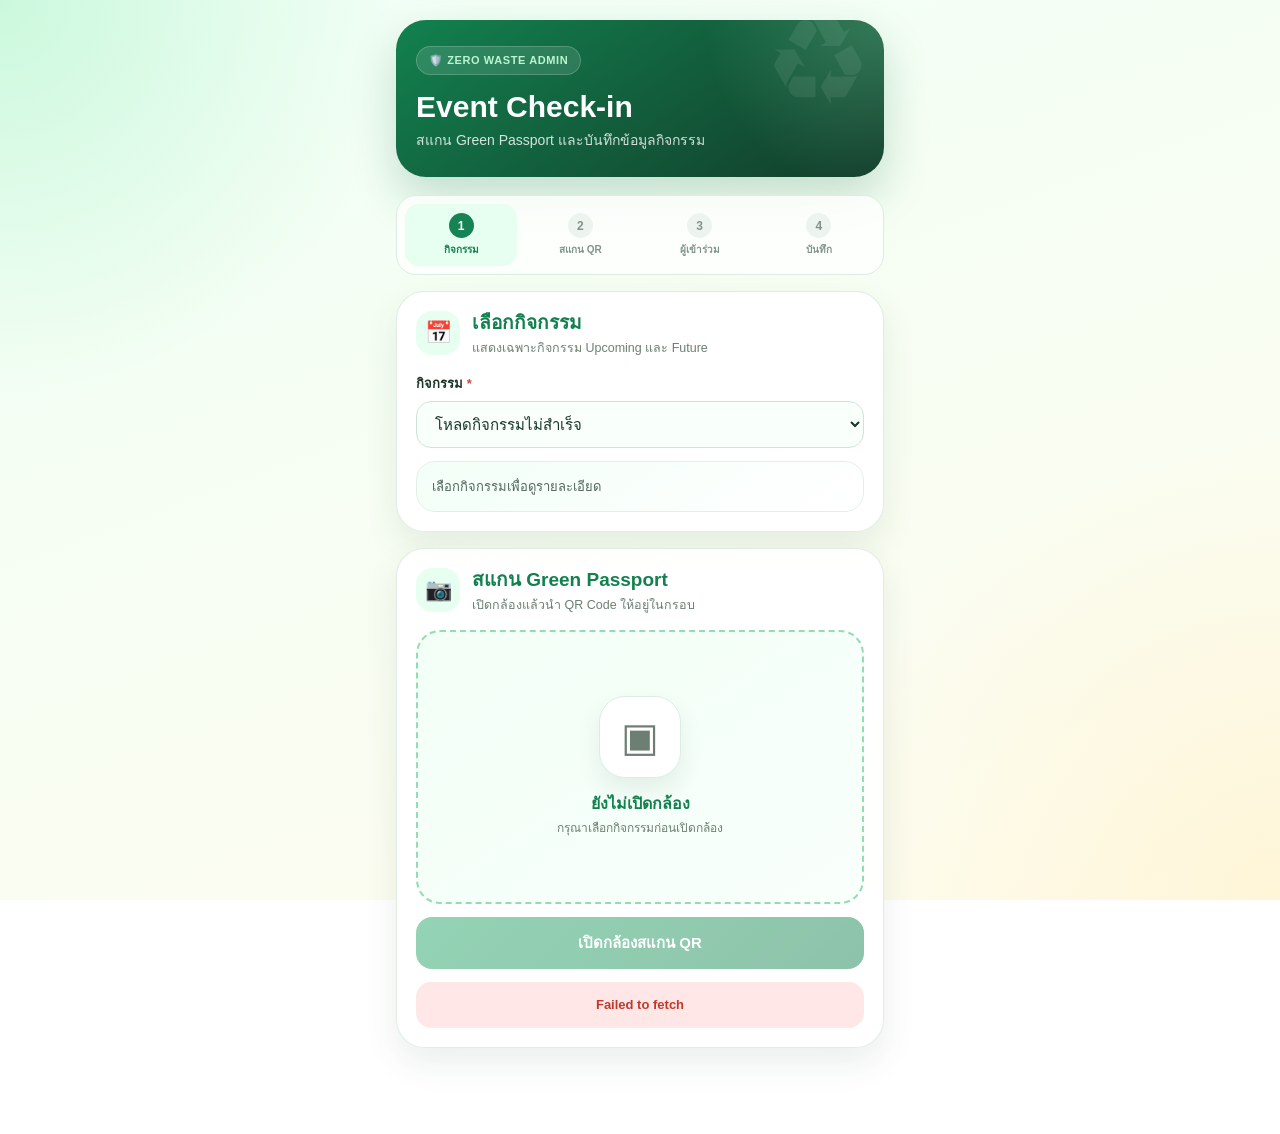
<file: admin.html>
<!DOCTYPE html>
<html lang="th">
<head>
  <meta charset="UTF-8">

  <meta
    name="viewport"
    content="width=device-width, initial-scale=1.0"
  >

  <title>Zero Waste Admin</title>

  <style>
    * {
      box-sizing: border-box;
    }

    :root {
      --green-900: #123c2a;
      --green-800: #126c45;
      --green-700: #12814f;
      --green-600: #168354;
      --green-500: #20a464;
      --green-300: #8de0b2;
      --green-100: #e7fff0;
      --green-050: #f5fcf8;

      --text-main: #193528;
      --text-soft: #6c7f72;
      --border: #dcece2;
      --white: #ffffff;
      --danger: #c0392b;
      --danger-bg: #ffe7e7;
      --info: #1767a6;
      --info-bg: #eaf4ff;
    }

    html {
      min-height: 100%;
    }

    body {
      min-height: 100vh;
      margin: 0;

      font-family:
        "IBM Plex Sans Thai",
        "Noto Sans Thai",
        Tahoma,
        Arial,
        sans-serif;

      color: var(--text-main);

      background:
        radial-gradient(
          circle at top left,
          rgba(86, 228, 143, 0.24),
          transparent 26%
        ),
        radial-gradient(
          circle at bottom right,
          rgba(255, 218, 120, 0.2),
          transparent 30%
        ),
        linear-gradient(
          160deg,
          #f0fff6 0%,
          #fffcef 100%
        );

      background-attachment: fixed;
    }

    button,
    input,
    select,
    textarea {
      font: inherit;
    }

    button {
      -webkit-tap-highlight-color: transparent;
    }

    .hidden {
      display: none !important;
    }

    /* =========================
       Main Layout
    ========================= */

    .admin-app {
      width: 100%;
      max-width: 520px;
      min-height: 100vh;
      margin: 0 auto;
      padding: 20px 16px 70px;
    }

    /* =========================
       Header
    ========================= */

    .admin-header {
      position: relative;
      overflow: hidden;

      margin-bottom: 18px;
      padding: 26px 20px;

      border-radius: 30px;

      color: var(--white);

      background:
        radial-gradient(
          circle at top right,
          rgba(141, 224, 178, 0.28),
          transparent 35%
        ),
        linear-gradient(
          145deg,
          var(--green-700),
          var(--green-900)
        );

      box-shadow:
        0 20px 45px rgba(18, 108, 69, 0.22);
    }

    .admin-header::after {
      content: "♻";
      position: absolute;
      top: -18px;
      right: 12px;

      color: rgba(255, 255, 255, 0.08);
      font-size: 120px;
      line-height: 1;
      pointer-events: none;
    }

    .admin-header-content {
      position: relative;
      z-index: 1;
    }

    .admin-badge {
      display: inline-flex;
      align-items: center;
      gap: 7px;

      padding: 7px 12px;
      border: 1px solid rgba(255, 255, 255, 0.18);
      border-radius: 999px;

      background: rgba(255, 255, 255, 0.12);

      color: #b9f6d1;
      font-size: 11px;
      font-weight: 800;
      letter-spacing: 0.6px;
    }

    .admin-header h1 {
      margin: 14px 0 5px;

      color: var(--white);
      font-size: 30px;
      line-height: 1.2;
    }

    .admin-header p {
      max-width: 350px;
      margin: 0;

      color: rgba(255, 255, 255, 0.82);
      font-size: 14px;
      line-height: 1.5;
    }

    /* =========================
       Progress Steps
    ========================= */

    .admin-progress {
      display: grid;
      grid-template-columns: repeat(4, 1fr);
      gap: 7px;

      margin: 0 0 16px;
      padding: 8px;

      border: 1px solid var(--border);
      border-radius: 20px;

      background: rgba(255, 255, 255, 0.78);
      backdrop-filter: blur(12px);
    }

    .progress-item {
      min-width: 0;
      padding: 9px 4px;
      border-radius: 14px;

      color: #82948a;
      text-align: center;
    }

    .progress-item.active {
      background: var(--green-100);
      color: var(--green-700);
    }

    .progress-number {
      width: 25px;
      height: 25px;
      margin: 0 auto 4px;

      display: flex;
      align-items: center;
      justify-content: center;

      border-radius: 50%;

      background: #edf4ef;

      font-size: 12px;
      font-weight: 900;
    }

    .progress-item.active .progress-number {
      background: var(--green-600);
      color: var(--white);
    }

    .progress-label {
      display: block;

      overflow: hidden;
      text-overflow: ellipsis;
      white-space: nowrap;

      font-size: 10px;
      font-weight: 700;
    }

    /* =========================
       Cards
    ========================= */

    .admin-card {
      margin-bottom: 16px;
      padding: 19px;

      border: 1px solid rgba(220, 236, 226, 0.9);
      border-radius: 28px;

      background: rgba(255, 255, 255, 0.94);
      backdrop-filter: blur(12px);

      box-shadow:
        0 15px 34px rgba(28, 80, 52, 0.09);
    }

    .card-heading {
      display: flex;
      align-items: flex-start;
      gap: 12px;

      margin-bottom: 16px;
    }

    .step-icon {
      width: 44px;
      height: 44px;
      flex-shrink: 0;

      display: flex;
      align-items: center;
      justify-content: center;

      border-radius: 16px;

      background: var(--green-100);

      font-size: 22px;
    }

    .card-heading-text {
      min-width: 0;
    }

    .card-heading h2 {
      margin: 0 0 3px;

      color: var(--green-700);
      font-size: 19px;
      line-height: 1.3;
    }

    .card-heading p {
      margin: 0;

      color: var(--text-soft);
      font-size: 12.5px;
      line-height: 1.45;
    }

    /* =========================
       Forms
    ========================= */

    .admin-label {
      display: block;
      margin: 14px 0 7px;

      color: var(--text-main);
      font-size: 13px;
      font-weight: 700;
    }

    .required {
      color: #d0463b;
    }

    .admin-select,
    .admin-input,
    .admin-textarea {
      width: 100%;

      padding: 13px 14px;

      border: 1px solid #cfe4d8;
      border-radius: 15px;

      background: #f9fffb;
      color: var(--text-main);

      font-size: 15px;
      outline: none;

      transition:
        border-color 0.18s ease,
        box-shadow 0.18s ease;
    }

    .admin-select:focus,
    .admin-input:focus,
    .admin-textarea:focus {
      border-color: var(--green-500);

      box-shadow:
        0 0 0 4px rgba(32, 164, 100, 0.1);
    }

    .admin-textarea {
      min-height: 88px;
      resize: vertical;
    }

    .admin-form-grid {
      display: grid;
      grid-template-columns: 1fr 1fr;
      gap: 11px;
    }

    .input-with-unit {
      display: flex;
      align-items: center;
      overflow: hidden;

      border: 1px solid #cfe4d8;
      border-radius: 15px;

      background: #f9fffb;

      transition:
        border-color 0.18s ease,
        box-shadow 0.18s ease;
    }

    .input-with-unit:focus-within {
      border-color: var(--green-500);

      box-shadow:
        0 0 0 4px rgba(32, 164, 100, 0.1);
    }

    .input-with-unit input {
      width: 100%;
      min-width: 0;
      padding: 13px 14px;

      border: 0;
      background: transparent;
      color: var(--text-main);

      outline: none;
    }

    .input-unit {
      padding: 0 13px;

      color: var(--text-soft);
      font-size: 12px;
      font-weight: 700;
      white-space: nowrap;
    }

    /* =========================
       Event Detail
    ========================= */

    .event-detail {
      position: relative;

      margin-top: 13px;
      padding: 15px;

      border: 1px solid #e1f0e7;
      border-radius: 19px;

      background:
        linear-gradient(
          145deg,
          #f2fff7,
          #ffffff
        );

      color: #52665b;
      font-size: 13px;
      line-height: 1.5;
    }

    .event-detail strong {
      display: block;
      margin-bottom: 6px;

      color: var(--green-700);
      font-size: 17px;
    }

    .event-detail span {
      display: block;
      margin-top: 3px;
    }

    .event-status {
      display: inline-flex !important;
      width: max-content;

      margin-top: 9px !important;
      padding: 5px 10px;

      border-radius: 999px;

      background: var(--green-100);
      color: var(--green-600);

      font-size: 11px;
      font-weight: 800;
    }

    /* =========================
       Scanner
    ========================= */

    .scanner-shell {
      position: relative;
      min-height: 270px;

      overflow: hidden;

      border: 2px dashed #94dcb2;
      border-radius: 24px;

      background:
        linear-gradient(
          145deg,
          #f2fff7,
          #f9fffb
        );
    }

    #qrReader {
      width: 100%;
      overflow: hidden;
      border-radius: 22px;
    }

    #qrReader video {
      width: 100% !important;
      border-radius: 20px;
    }

    .scanner-placeholder {
      min-height: 270px;

      display: flex;
      flex-direction: column;
      align-items: center;
      justify-content: center;

      padding: 26px;

      color: var(--text-soft);
      text-align: center;
    }

    .scanner-visual {
      width: 82px;
      height: 82px;
      margin-bottom: 13px;

      display: flex;
      align-items: center;
      justify-content: center;

      border: 1px solid #dceee4;
      border-radius: 26px;

      background: var(--white);

      font-size: 40px;

      box-shadow:
        0 12px 25px rgba(28, 80, 52, 0.09);
    }

    .scanner-placeholder strong {
      display: block;
      margin-bottom: 4px;

      color: var(--green-700);
      font-size: 16px;
    }

    .scanner-placeholder span {
      font-size: 12px;
      line-height: 1.45;
    }

    /* =========================
       Buttons
    ========================= */

    .admin-button {
      width: 100%;
      margin-top: 13px;
      padding: 14px 16px;

      border: 0;
      border-radius: 16px;

      background:
        linear-gradient(
          135deg,
          var(--green-500),
          var(--green-700)
        );

      color: var(--white);

      font-size: 15px;
      font-weight: 800;
      cursor: pointer;

      box-shadow:
        0 12px 24px rgba(32, 164, 100, 0.2);

      transition:
        transform 0.15s ease,
        opacity 0.15s ease;
    }

    .admin-button:active {
      transform: scale(0.98);
    }

    .admin-button.secondary {
      background: var(--green-100);
      color: var(--green-600);
      box-shadow: none;
    }

    .admin-button.danger {
      background: var(--danger-bg);
      color: var(--danger);
      box-shadow: none;
    }

    .admin-button:disabled {
      opacity: 0.48;
      cursor: not-allowed;
      box-shadow: none;
    }

    .button-grid {
      display: grid;
      grid-template-columns: 1fr 1fr;
      gap: 10px;
    }

    /* =========================
       User Result
    ========================= */

    .user-result {
      position: relative;

      overflow: hidden;

      padding: 20px 16px;

      border: 1px solid #dceee4;
      border-radius: 23px;

      background:
        radial-gradient(
          circle at top right,
          rgba(86, 228, 143, 0.23),
          transparent 32%
        ),
        linear-gradient(
          145deg,
          #f2fff7,
          #ffffff
        );

      text-align: center;
    }

    .user-avatar {
      width: 74px;
      height: 74px;
      margin: 0 auto 11px;

      display: flex;
      align-items: center;
      justify-content: center;

      border-radius: 25px;

      background:
        linear-gradient(
          145deg,
          var(--green-500),
          var(--green-700)
        );

      color: var(--white);
      font-size: 38px;

      box-shadow:
        0 13px 25px rgba(18, 108, 69, 0.19);
    }

    .user-result h3 {
      margin: 0 0 9px;

      color: var(--green-700);
      font-size: 21px;
      line-height: 1.3;
    }

    .user-meta {
      display: grid;
      gap: 7px;

      margin-top: 13px;
    }

    .user-meta-row {
      display: flex;
      justify-content: space-between;
      align-items: center;
      gap: 10px;

      padding: 9px 11px;

      border-radius: 13px;

      background: rgba(255, 255, 255, 0.82);

      color: var(--text-soft);
      font-size: 12.5px;
      text-align: left;
    }

    .user-meta-row strong {
      color: var(--text-main);
      text-align: right;
    }

    .score-highlight {
      color: var(--green-600) !important;
      font-size: 17px;
    }

    /* =========================
       Messages
    ========================= */

    .system-message {
      margin-top: 13px;
      padding: 13px;

      border-radius: 15px;

      font-size: 13px;
      font-weight: 700;
      line-height: 1.5;
      text-align: center;
    }

    .system-message.success {
      background: var(--green-100);
      color: var(--green-600);
    }

    .system-message.error {
      background: var(--danger-bg);
      color: var(--danger);
    }

    .system-message.info {
      background: var(--info-bg);
      color: var(--info);
    }

    /* =========================
       Responsive
    ========================= */

    @media (max-width: 390px) {
      .admin-form-grid,
      .button-grid {
        grid-template-columns: 1fr;
      }

      .admin-app {
        padding-left: 12px;
        padding-right: 12px;
      }

      .admin-header {
        padding: 24px 18px;
      }

      .admin-header h1 {
        font-size: 27px;
      }

      .progress-label {
        font-size: 9px;
      }
    }
  </style>
</head>

<body>

  <main class="admin-app">

    <!-- HEADER -->
    <header class="admin-header">
      <div class="admin-header-content">

        <div class="admin-badge">
          🛡️ ZERO WASTE ADMIN
        </div>

        <h1>Event Check-in</h1>

        <p>
          สแกน Green Passport และบันทึกข้อมูลกิจกรรม
        </p>

      </div>
    </header>


    <!-- PROGRESS -->
    <div class="admin-progress">

      <div
        id="progressEvent"
        class="progress-item active"
      >
        <div class="progress-number">1</div>
        <span class="progress-label">กิจกรรม</span>
      </div>

      <div
        id="progressScan"
        class="progress-item"
      >
        <div class="progress-number">2</div>
        <span class="progress-label">สแกน QR</span>
      </div>

      <div
        id="progressUser"
        class="progress-item"
      >
        <div class="progress-number">3</div>
        <span class="progress-label">ผู้เข้าร่วม</span>
      </div>

      <div
        id="progressTransaction"
        class="progress-item"
      >
        <div class="progress-number">4</div>
        <span class="progress-label">บันทึก</span>
      </div>

    </div>


    <!-- STEP 1 -->
    <section class="admin-card">

      <div class="card-heading">
        <div class="step-icon">📅</div>

        <div class="card-heading-text">
          <h2>เลือกกิจกรรม</h2>

          <p>
            แสดงเฉพาะกิจกรรม Upcoming และ Future
          </p>
        </div>
      </div>

      <label
        for="eventSelect"
        class="admin-label"
      >
        กิจกรรม <span class="required">*</span>
      </label>

      <select
        id="eventSelect"
        class="admin-select"
      >
        <option value="">
          กำลังโหลดกิจกรรม...
        </option>
      </select>

      <div
        id="eventDetail"
        class="event-detail"
      >
        เลือกกิจกรรมเพื่อดูรายละเอียด
      </div>

    </section>


    <!-- STEP 2 -->
    <section class="admin-card">

      <div class="card-heading">
        <div class="step-icon">📷</div>

        <div class="card-heading-text">
          <h2>สแกน Green Passport</h2>

          <p>
            เปิดกล้องแล้วนำ QR Code ให้อยู่ในกรอบ
          </p>
        </div>
      </div>

      <div class="scanner-shell">

        <div id="qrReader"></div>

        <div
          id="scannerPlaceholder"
          class="scanner-placeholder"
        >
          <div class="scanner-visual">▣</div>

          <strong>ยังไม่เปิดกล้อง</strong>

          <span>
            กรุณาเลือกกิจกรรมก่อนเปิดกล้องสแกน QR
          </span>
        </div>

      </div>

      <button
        id="startScannerButton"
        class="admin-button"
        type="button"
        disabled
      >
        เปิดกล้องสแกน QR
      </button>

      <button
        id="stopScannerButton"
        class="admin-button secondary hidden"
        type="button"
      >
        ปิดกล้อง
      </button>

      <div
        id="systemMessage"
        class="system-message hidden"
      ></div>

    </section>


    <!-- STEP 3 -->
    <section
      id="userResultCard"
      class="admin-card hidden"
    >

      <div class="card-heading">
        <div class="step-icon">👤</div>

        <div class="card-heading-text">
          <h2>ข้อมูลผู้เข้าร่วม</h2>

          <p>
            ตรวจสอบข้อมูลเจ้าของ Green Passport
          </p>
        </div>
      </div>

      <div class="user-result">

        <div class="user-avatar">🌱</div>

        <h3 id="scannedUserName">-</h3>

        <div class="user-meta">

          <div class="user-meta-row">
            <span>รหัสพนักงาน</span>
            <strong id="scannedEmployeeId">-</strong>
          </div>

          <div class="user-meta-row">
            <span>หน่วยงาน</span>
            <strong id="scannedDivision">-</strong>
          </div>

          <div class="user-meta-row">
            <span>Green Score</span>

            <strong
              id="scannedGreenScore"
              class="score-highlight"
            >
              0
            </strong>
          </div>

        </div>

      </div>

    </section>


    <!-- STEP 4 -->
    <section
      id="transactionCard"
      class="admin-card hidden"
    >

      <div class="card-heading">
        <div class="step-icon">📝</div>

        <div class="card-heading-text">
          <h2>บันทึกรายการ</h2>

          <p>
            กรอกข้อมูลที่เกี่ยวข้องและเพิ่มคะแนน
          </p>
        </div>
      </div>

      <label
        for="wasteType"
        class="admin-label"
      >
        ประเภทวัสดุ
      </label>

      <select
        id="wasteType"
        class="admin-select"
      >
        <option value="">เลือกประเภทวัสดุ</option>
        <option value="paper">กระดาษ</option>
        <option value="plastic">พลาสติก</option>
        <option value="metal">โลหะ / กระป๋อง</option>
        <option value="glass">แก้ว</option>
        <option value="usedOil">น้ำมันใช้แล้ว</option>
        <option value="energyWaste">ขยะพลังงาน</option>
        <option value="electronic">ขยะอิเล็กทรอนิกส์</option>
        <option value="other">อื่น ๆ</option>
      </select>


      <div class="admin-form-grid">

        <div>
          <label
            for="weightKg"
            class="admin-label"
          >
            น้ำหนัก
          </label>

          <div class="input-with-unit">
            <input
              id="weightKg"
              type="number"
              min="0"
              step="0.01"
              placeholder="0.00"
            >

            <span class="input-unit">kg</span>
          </div>
        </div>


        <div>
          <label
            for="amountBaht"
            class="admin-label"
          >
            เงินที่ได้รับ
          </label>

          <div class="input-with-unit">
            <input
              id="amountBaht"
              type="number"
              min="0"
              step="0.01"
              placeholder="0.00"
            >

            <span class="input-unit">บาท</span>
          </div>
        </div>

      </div>


      <label
        for="checkinPoints"
        class="admin-label"
      >
        คะแนนที่ได้รับ
        <span class="required">*</span>
      </label>

      <div class="input-with-unit">
        <input
          id="checkinPoints"
          type="number"
          min="0"
          step="1"
          placeholder="0"
        >

        <span class="input-unit">points</span>
      </div>


      <label
        for="transactionNote"
        class="admin-label"
      >
        หมายเหตุ
      </label>

      <textarea
        id="transactionNote"
        class="admin-textarea"
        rows="3"
        placeholder="รายละเอียดเพิ่มเติม ถ้ามี"
      ></textarea>


      <button
        id="confirmTransactionButton"
        class="admin-button"
        type="button"
      >
        ยืนยันและเพิ่มคะแนน
      </button>

      <button
        id="resetTransactionButton"
        class="admin-button secondary"
        type="button"
      >
        ล้างข้อมูลและสแกนใหม่
      </button>

      <div
        id="transactionMessage"
        class="system-message hidden"
      ></div>

    </section>

  </main>

  <!-- API Configuration -->
  <script src="config.js"></script>

  <!-- Admin Logic -->
  <script src="admin.js"></script>

</body>
</html>
</file>
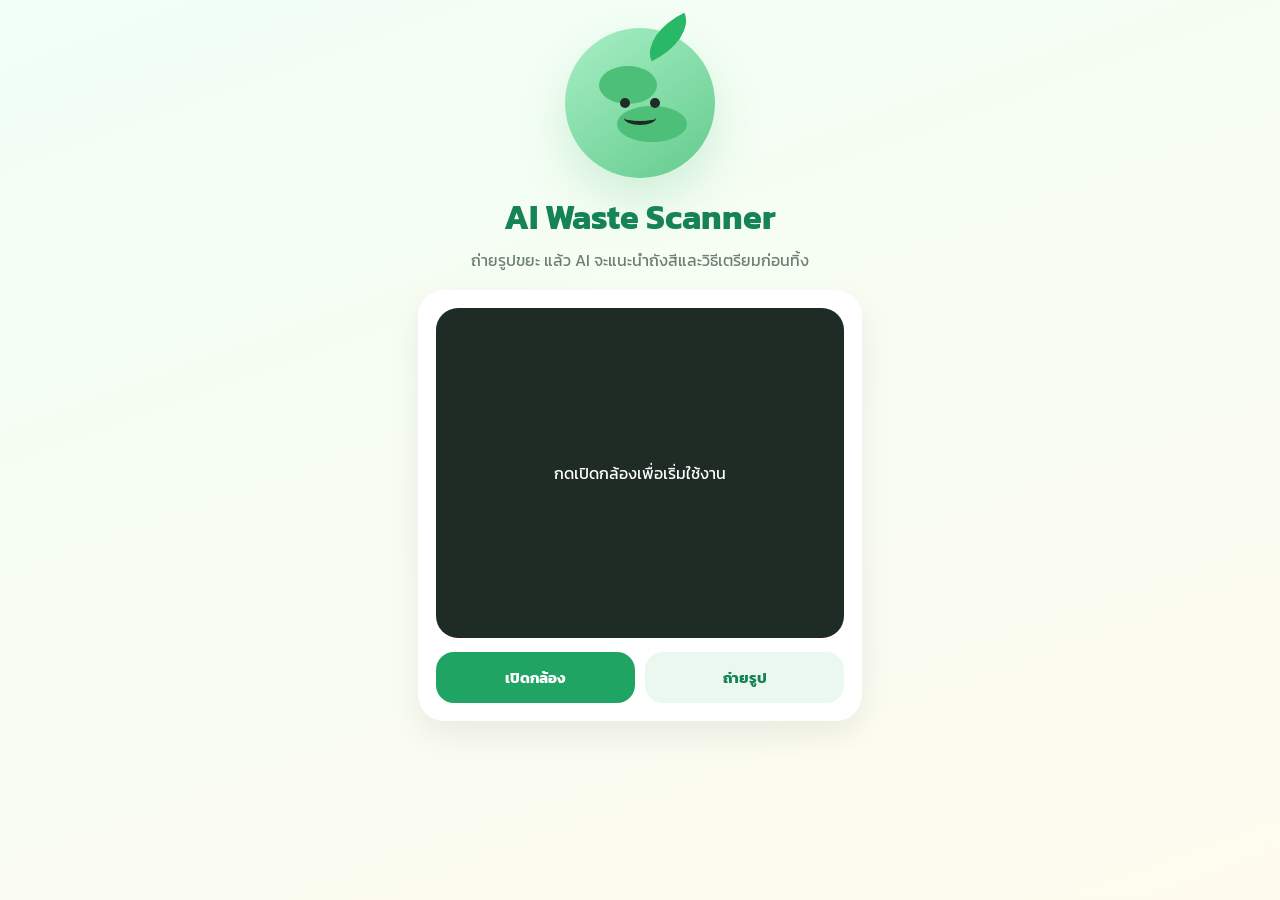
<file: Untitled-1.html>
<!DOCTYPE html>
<html lang="th">
<head>
<meta charset="UTF-8">
<meta name="viewport" content="width=device-width, initial-scale=1.0">
<title>AI Waste Scanner</title>

<link href="https://fonts.googleapis.com/css2?family=Kanit:wght@300;400;500;600;700;800&display=swap" rel="stylesheet">

<style>
*{box-sizing:border-box}

body{
  margin:0;
  font-family:"Kanit",sans-serif;
  background:linear-gradient(160deg,#F1FFF6,#FFFBEF);
  color:#1F2C25;
}

.app{
  max-width:480px;
  margin:auto;
  min-height:100vh;
  padding:18px;
}

.header{
  text-align:center;
  margin-bottom:18px;
}

.logo{
  width:150px;
  height:150px;
  margin:10px auto 14px;
  border-radius:50%;
  background:linear-gradient(145deg,#A8EFC5,#63CB8D);
  position:relative;
  box-shadow:0 22px 48px rgba(55,181,110,.2);
}

.logo::before{
  content:"";
  position:absolute;
  width:50px;
  height:30px;
  background:#28B866;
  border-radius:100% 0 100% 0;
  right:22px;
  top:-6px;
  transform:rotate(-25deg);
}

.eye{
  position:absolute;
  width:10px;
  height:10px;
  background:#1F2C25;
  border-radius:50%;
  top:70px;
}

.eye.left{left:55px}
.eye.right{right:55px}

.mouth{
  position:absolute;
  width:32px;
  height:14px;
  border-bottom:4px solid #1F2C25;
  border-radius:50%;
  left:59px;
  top:83px;
}

.land1,.land2{
  position:absolute;
  background:#4DBF79;
  border-radius:50%;
}

.land1{
  width:58px;
  height:38px;
  top:38px;
  left:34px;
}

.land2{
  width:70px;
  height:36px;
  bottom:36px;
  right:28px;
}

h1{
  margin:0;
  font-size:34px;
  color:#168354;
}

p{
  color:#6C7F72;
  margin:6px 0;
}

.card{
  background:white;
  border-radius:26px;
  padding:18px;
  margin-bottom:16px;
  box-shadow:0 14px 34px rgba(0,0,0,.07);
}

.camera-box{
  width:100%;
  height:330px;
  background:#1F2C25;
  border-radius:22px;
  overflow:hidden;
  position:relative;
  display:flex;
  align-items:center;
  justify-content:center;
  color:white;
}

video{
  width:100%;
  height:100%;
  object-fit:cover;
}

#cameraText{
  position:absolute;
  text-align:center;
}

canvas{display:none}

.preview{
  width:100%;
  border-radius:20px;
  margin-top:12px;
}

button{
  width:100%;
  border:0;
  border-radius:18px;
  padding:14px;
  background:#20A464;
  color:white;
  font-family:"Kanit";
  font-size:15px;
  font-weight:700;
  cursor:pointer;
}

button.secondary{
  background:#EAF8F0;
  color:#168354;
}

button.danger{
  background:#FFE7E7;
  color:#C0392B;
}

.button-row{
  display:grid;
  grid-template-columns:1fr 1fr;
  gap:10px;
  margin-top:14px;
}

.hidden{display:none!important}

.result-box{
  background:#F0FFF6;
  border-radius:22px;
  padding:18px;
  text-align:center;
  margin-bottom:16px;
}

.result-box h2{
  color:#168354;
  margin:6px 0;
}

select{
  width:100%;
  padding:14px;
  border-radius:16px;
  border:1px solid #DDE9E1;
  font-family:"Kanit";
  margin:10px 0 12px;
}

.bin-box{
  border-radius:24px;
  padding:20px;
  text-align:center;
  margin-bottom:16px;
}

.bin-yellow{
  background:#FFF3B8;
  color:#5F4600;
}

.bin-red{
  background:#FFE1E1;
  color:#B32626;
}

.bin-white{
  background:white;
  color:#1F2C25;
  border:2px solid #DDE9E1;
}

.bin-blue{
  background:#E2F1FF;
  color:#1767A6;
}

ul{
  padding-left:22px;
}

li{
  margin-bottom:8px;
}

.loading{
  animation:pulse 1.3s infinite;
}

@keyframes pulse{
  0%,100%{opacity:1}
  50%{opacity:.45}
}

.small{
  font-size:13px;
  color:#7B8B82;
}
</style>
</head>

<body>

<div class="app">

  <div class="header">
    <div class="logo">
      <div class="land1"></div>
      <div class="land2"></div>
      <div class="eye left"></div>
      <div class="eye right"></div>
      <div class="mouth"></div>
    </div>

    <h1>AI Waste Scanner</h1>
    <p>ถ่ายรูปขยะ แล้ว AI จะแนะนำถังสีและวิธีเตรียมก่อนทิ้ง</p>
  </div>

  <section class="card">
    <div class="camera-box">
      <video id="video" autoplay playsinline></video>
      <canvas id="canvas"></canvas>
      <div id="cameraText">กดเปิดกล้องเพื่อเริ่มใช้งาน</div>
    </div>

    <div class="button-row">
      <button onclick="startCamera()">เปิดกล้อง</button>
      <button class="secondary" onclick="captureImage()">ถ่ายรูป</button>
    </div>
  </section>

  <section id="previewCard" class="card hidden">
    <h3>รูปที่ถ่าย</h3>
    <img id="previewImage" class="preview">
    <button onclick="analyzeWaste()" style="margin-top:14px;">ให้ AI ตรวจสอบ</button>
  </section>

  <section id="resultCard" class="card hidden">
    <div class="result-box">
      <p>AI ตรวจพบว่าเป็น</p>
      <h2 id="wasteName">กำลังตรวจสอบ...</h2>
      <p id="confidenceText">Confidence: -</p>
      <p id="reasonText" class="small"></p>
    </div>

    <p><strong>ผลถูกต้องไหม?</strong></p>

    <div class="button-row">
      <button onclick="confirmAIResult()">ถูกต้อง</button>
      <button class="secondary" onclick="showManualSelect()">เลือกเอง</button>
    </div>

    <div id="manualSelect" class="hidden">
      <select id="manualWaste">
        <option value="">เลือกประเภทขยะเอง</option>
        <option value="clear_bottle">ขวดน้ำใส</option>
        <option value="cloudy_bottle">ขวดน้ำขุ่น</option>
        <option value="milk_box">กล่องนม</option>
        <option value="paper">กระดาษ</option>
        <option value="can">กระป๋อง</option>
        <option value="food_waste">เศษอาหาร</option>
        <option value="contaminated">ขยะปนเปื้อน</option>
        <option value="hazardous">ขยะอันตราย</option>
        <option value="unknown">ไม่แน่ใจ</option>
      </select>

      <button onclick="useManualResult()">ยืนยันประเภทนี้</button>
    </div>
  </section>

  <section id="guideCard" class="card hidden">
    <h3>คำแนะนำก่อนทิ้ง</h3>

    <div id="binColorBox" class="bin-box">
      <h2 id="binColorText">-</h2>
      <p id="binTypeText">-</p>
    </div>

    <ul id="guideList"></ul>

    <button onclick="resetScan()">สแกนใหม่</button>
  </section>

</div>

<script>
const APPS_SCRIPT_URL = "https://script.google.com/macros/s/AKfycbw1HKZnhjuo_BEmYXXHGDjbfkwLlOKoIfoDjwwRUdWahBRLQ6XyYA7l7qnkRhLYywTS/exec";

let capturedImageBase64 = "";
let currentAIResult = null;

const wasteDatabase = {
  clear_bottle:{
    name:"ขวดน้ำใส",
    binColor:"สีเหลือง",
    binClass:"bin-yellow",
    binType:"ขยะรีไซเคิล",
    guide:[
      "เทน้ำที่เหลือออกให้หมด",
      "ล้างหรือเขย่าน้ำให้สะอาดก่อนทิ้ง",
      "แกะฉลากออกถ้าทำได้",
      "บีบขวดให้แบนเพื่อลดพื้นที่จัดเก็บ",
      "แยกฝาขวดออก หากพื้นที่มีจุดรับแยกฝา"
    ]
  },
  cloudy_bottle:{
    name:"ขวดน้ำขุ่น",
    binColor:"สีเหลือง",
    binClass:"bin-yellow",
    binType:"ขยะรีไซเคิล",
    guide:[
      "เทของเหลวออกให้หมด",
      "ล้างคราบน้ำหวานหรือคราบสกปรกก่อนทิ้ง",
      "แกะฉลากออกถ้าทำได้",
      "บีบขวดให้เล็กลงก่อนทิ้ง"
    ]
  },
  milk_box:{
    name:"กล่องนม",
    binColor:"สีเหลือง",
    binClass:"bin-yellow",
    binType:"ขยะรีไซเคิล",
    guide:[
      "ดื่มหรือเทของเหลวออกให้หมด",
      "ล้างด้านในกล่องเพื่อลดกลิ่นและคราบนม",
      "ตัดหรือพับกล่องให้แบน",
      "ผึ่งให้แห้งก่อนนำไปทิ้ง"
    ]
  },
  paper:{
    name:"กระดาษ",
    binColor:"สีเหลือง",
    binClass:"bin-yellow",
    binType:"ขยะรีไซเคิล",
    guide:[
      "แยกเฉพาะกระดาษที่ไม่เปียกหรือไม่ปนเปื้อนอาหาร",
      "ดึงลวดเย็บหรือเทปออกถ้าทำได้",
      "พับหรือรวบรวมให้เป็นระเบียบก่อนทิ้ง"
    ]
  },
  can:{
    name:"กระป๋อง",
    binColor:"สีเหลือง",
    binClass:"bin-yellow",
    binType:"ขยะรีไซเคิล",
    guide:[
      "เทน้ำหรือเศษอาหารออกให้หมด",
      "ล้างคราบด้านในก่อนทิ้ง",
      "บีบให้แบนถ้าปลอดภัย",
      "ระวังขอบคมของกระป๋อง"
    ]
  },
  food_waste:{
    name:"เศษอาหาร",
    binColor:"สีขาว",
    binClass:"bin-white",
    binType:"ขยะอินทรีย์ / ขยะเปียก",
    guide:[
      "แยกเศษอาหารออกจากบรรจุภัณฑ์",
      "เทน้ำแกงหรือน้ำส่วนเกินออกก่อน",
      "ทิ้งในถังขยะเปียกหรือถังอินทรีย์ที่กำหนด"
    ]
  },
  contaminated:{
    name:"ขยะปนเปื้อน",
    binColor:"สีน้ำเงิน",
    binClass:"bin-blue",
    binType:"ขยะทั่วไป",
    guide:[
      "ใช้สำหรับขยะที่รีไซเคิลไม่ได้หรือปนเปื้อนมาก",
      "ห่อให้มิดชิดถ้ามีกลิ่นหรือคราบสกปรก",
      "ไม่ควรปะปนกับขยะรีไซเคิล"
    ]
  },
  hazardous:{
    name:"ขยะอันตราย",
    binColor:"สีแดง",
    binClass:"bin-red",
    binType:"ขยะอันตราย",
    guide:[
      "ห้ามทิ้งรวมกับขยะทั่วไป",
      "แยกใส่ภาชนะหรือถุงที่ปลอดภัย",
      "ถ้าเป็นแบตเตอรี่ควรปิดขั้วด้วยเทป",
      "นำไปทิ้งที่จุดรับขยะอันตรายเท่านั้น"
    ]
  },
  unknown:{
    name:"ไม่แน่ใจ",
    binColor:"สีน้ำเงิน",
    binClass:"bin-blue",
    binType:"ขยะทั่วไป / รอเจ้าหน้าที่ตรวจสอบ",
    guide:[
      "หากไม่แน่ใจ ไม่ควรทิ้งรวมกับรีไซเคิล",
      "ตรวจสอบคู่มือแยกขยะของพื้นที่ก่อน",
      "หากเป็นวัตถุอันตรายหรืออิเล็กทรอนิกส์ ให้ส่งจุดรับเฉพาะ"
    ]
  }
};

async function startCamera(){
  try{
    const stream = await navigator.mediaDevices.getUserMedia({
      video:{ facingMode:"environment" },
      audio:false
    });

    const video = document.getElementById("video");
    video.srcObject = stream;

    document.getElementById("cameraText").classList.add("hidden");
  }catch(error){
    alert("ไม่สามารถเปิดกล้องได้ กรุณาเปิดผ่าน HTTPS หรือ localhost");
  }
}

function captureImage(){
  const video = document.getElementById("video");
  const canvas = document.getElementById("canvas");

  if(!video.srcObject){
    alert("กรุณาเปิดกล้องก่อน");
    return;
  }

  canvas.width = video.videoWidth;
  canvas.height = video.videoHeight;

  const ctx = canvas.getContext("2d");
  ctx.drawImage(video,0,0,canvas.width,canvas.height);

  capturedImageBase64 = canvas.toDataURL("image/jpeg",0.85);

  document.getElementById("previewImage").src = capturedImageBase64;
  document.getElementById("previewCard").classList.remove("hidden");
  document.getElementById("resultCard").classList.add("hidden");
  document.getElementById("guideCard").classList.add("hidden");
}

async function analyzeWaste(){
  if(!capturedImageBase64){
    alert("กรุณาถ่ายรูปก่อน");
    return;
  }

  if(!APPS_SCRIPT_URL || APPS_SCRIPT_URL.includes("PASTE_")){
    alert("กรุณาใส่ APPS_SCRIPT_URL ก่อนใช้งาน AI จริง");
    return;
  }

  document.getElementById("resultCard").classList.remove("hidden");
  document.getElementById("wasteName").innerText = "กำลังตรวจสอบ...";
  document.getElementById("wasteName").classList.add("loading");
  document.getElementById("confidenceText").innerText = "AI is analyzing...";
  document.getElementById("reasonText").innerText = "";

  try{
    const response = await fetch(APPS_SCRIPT_URL,{
      method:"POST",
      body:JSON.stringify({
        imageBase64:capturedImageBase64
      })
    });

    const result = await response.json();

    const type = wasteDatabase[result.type] ? result.type : "unknown";

    currentAIResult = {
      type:type,
      confidence:result.confidence || 0,
      reason:result.reason || ""
    };

    document.getElementById("wasteName").classList.remove("loading");
    document.getElementById("wasteName").innerText = wasteDatabase[type].name;
    document.getElementById("confidenceText").innerText = `Confidence: ${currentAIResult.confidence}%`;
    document.getElementById("reasonText").innerText = currentAIResult.reason;

  }catch(error){
    console.error(error);

    document.getElementById("wasteName").classList.remove("loading");
    document.getElementById("wasteName").innerText = "AI ตรวจไม่สำเร็จ";
    document.getElementById("confidenceText").innerText = "กรุณาลองใหม่อีกครั้ง";
  }
}

function confirmAIResult(){
  if(!currentAIResult){
    alert("ยังไม่มีผลจาก AI");
    return;
  }

  showGuide(currentAIResult.type);
}

function showManualSelect(){
  document.getElementById("manualSelect").classList.remove("hidden");
}

function useManualResult(){
  const selected = document.getElementById("manualWaste").value;

  if(!selected){
    alert("กรุณาเลือกประเภทขยะ");
    return;
  }

  currentAIResult = {
    type:selected,
    confidence:100,
    reason:"ผู้ใช้งานเลือกประเภทขยะเอง"
  };

  document.getElementById("wasteName").innerText = wasteDatabase[selected].name;
  document.getElementById("confidenceText").innerText = "User Confirmed";
  document.getElementById("reasonText").innerText = "ผู้ใช้งานยืนยันประเภทขยะเอง";

  showGuide(selected);
}

function showGuide(type){
  const data = wasteDatabase[type];

  const binBox = document.getElementById("binColorBox");
  binBox.className = `bin-box ${data.binClass}`;

  document.getElementById("binColorText").innerText = `ทิ้งถัง${data.binColor}`;
  document.getElementById("binTypeText").innerText = data.binType;

  document.getElementById("guideList").innerHTML =
    data.guide.map(item=>`<li>${item}</li>`).join("");

  document.getElementById("guideCard").classList.remove("hidden");
}

function resetScan(){
  capturedImageBase64 = "";
  currentAIResult = null;

  document.getElementById("previewCard").classList.add("hidden");
  document.getElementById("resultCard").classList.add("hidden");
  document.getElementById("guideCard").classList.add("hidden");
  document.getElementById("manualSelect").classList.add("hidden");
}
</script>

</body>
</html>
</file>
